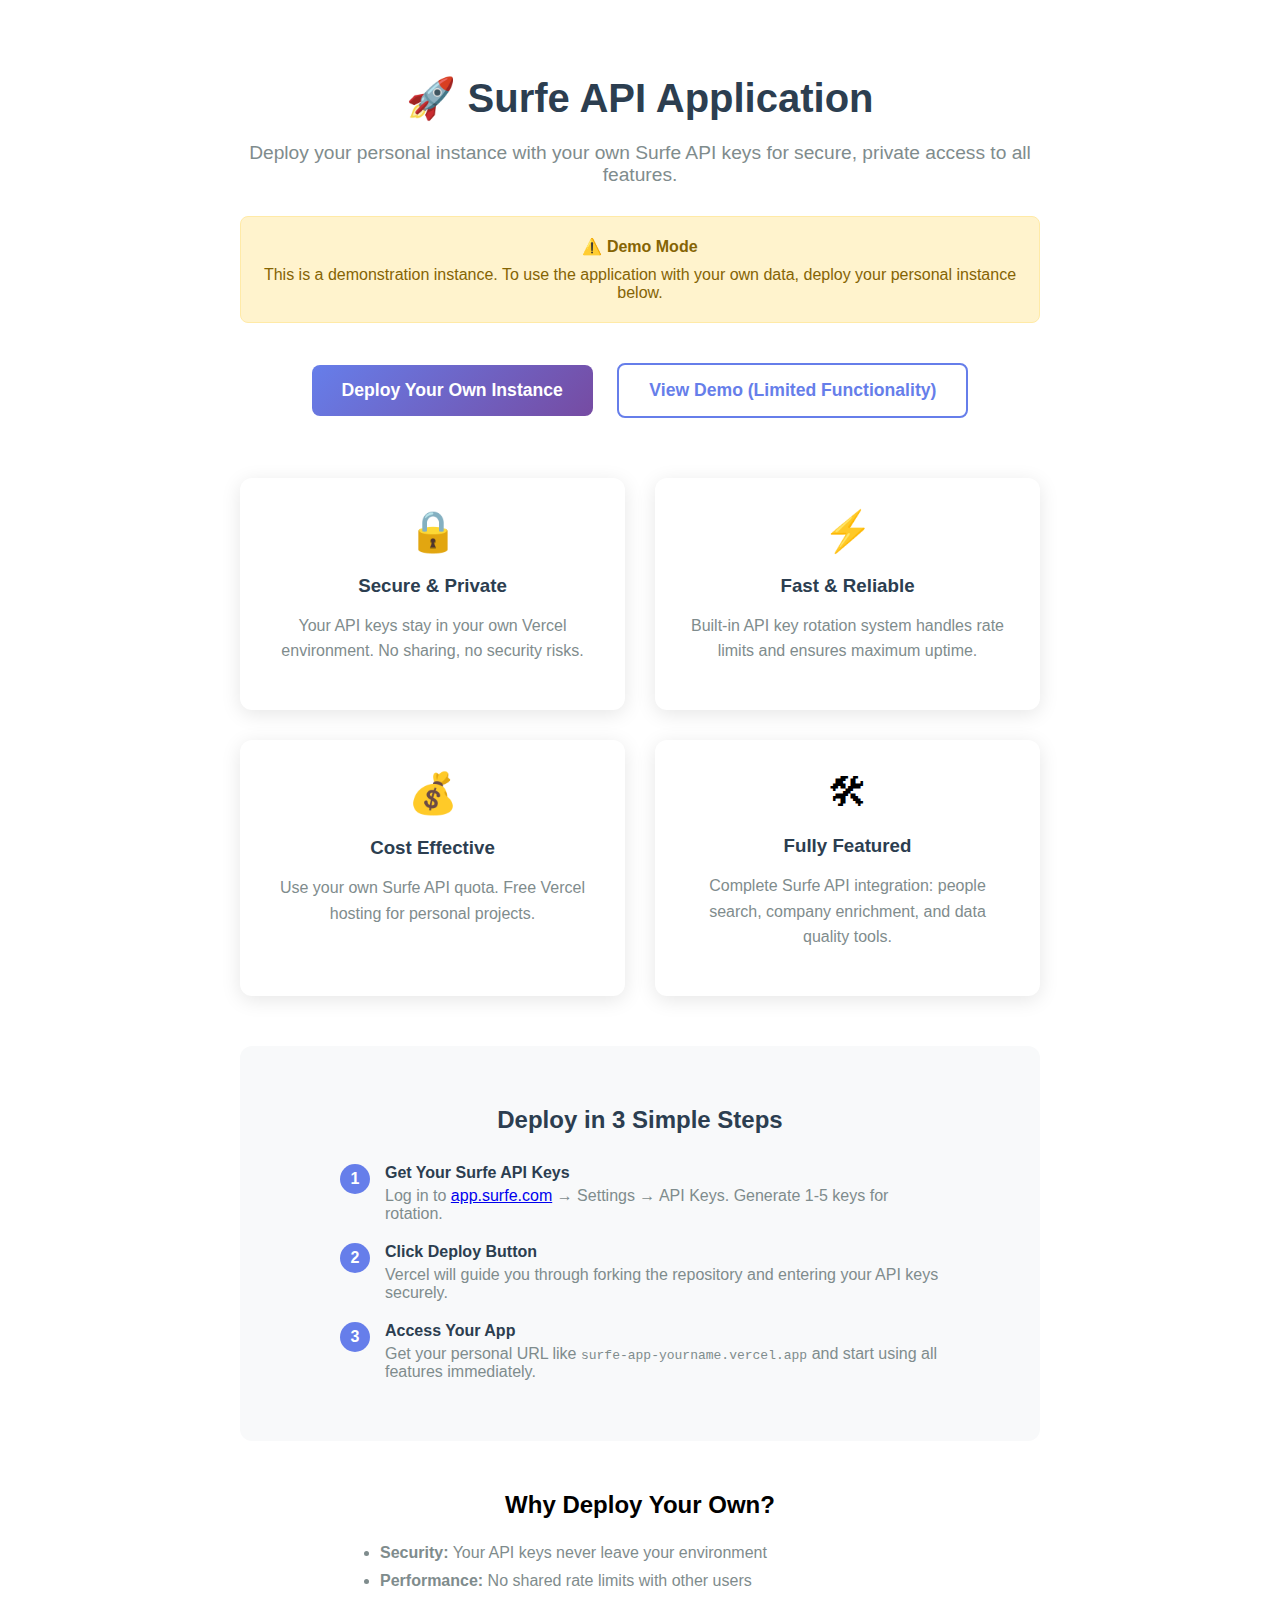
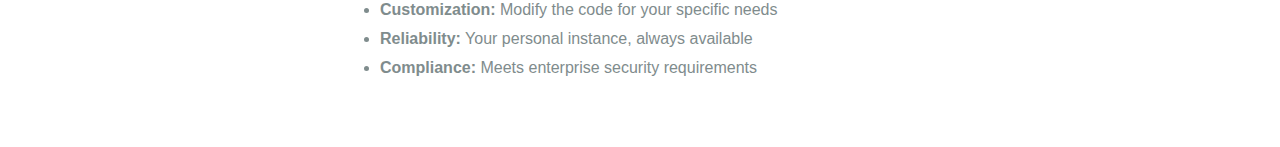
<file: templates/index.html>
<!DOCTYPE html>
<html lang="en">
<head>
    <meta charset="UTF-8">
    <meta name="viewport" content="width=device-width, initial-scale=1.0">
    <title>Surfe API App - Deploy Your Own</title>
    <link rel="stylesheet" href="/static/css/styles.css">
    <style>
        .landing-container {
            max-width: 800px;
            margin: 0 auto;
            padding: 40px 20px;
            text-align: center;
        }
        
        .hero-section {
            margin-bottom: 50px;
        }
        
        .hero-section h1 {
            font-size: 2.5em;
            color: #2c3e50;
            margin-bottom: 20px;
        }
        
        .hero-section p {
            font-size: 1.2em;
            color: #7f8c8d;
            margin-bottom: 30px;
        }
        
        .deploy-button {
            display: inline-block;
            padding: 15px 30px;
            background: linear-gradient(135deg, #667eea 0%, #764ba2 100%);
            color: white;
            text-decoration: none;
            border-radius: 8px;
            font-size: 1.1em;
            font-weight: 600;
            transition: transform 0.2s ease;
            margin: 10px;
        }
        
        .deploy-button:hover {
            transform: translateY(-2px);
            text-decoration: none;
            color: white;
        }
        
        .demo-button {
            display: inline-block;
            padding: 15px 30px;
            background: transparent;
            color: #667eea;
            text-decoration: none;
            border: 2px solid #667eea;
            border-radius: 8px;
            font-size: 1.1em;
            font-weight: 600;
            transition: all 0.2s ease;
            margin: 10px;
        }
        
        .demo-button:hover {
            background: #667eea;
            color: white;
            text-decoration: none;
        }
        
        .features-grid {
            display: grid;
            grid-template-columns: repeat(auto-fit, minmax(250px, 1fr));
            gap: 30px;
            margin: 50px 0;
        }
        
        .feature-card {
            background: white;
            padding: 30px;
            border-radius: 12px;
            box-shadow: 0 4px 20px rgba(0,0,0,0.1);
            transition: transform 0.2s ease;
        }
        
        .feature-card:hover {
            transform: translateY(-5px);
        }
        
        .feature-icon {
            font-size: 2.5em;
            margin-bottom: 20px;
        }
        
        .feature-card h3 {
            color: #2c3e50;
            margin-bottom: 15px;
        }
        
        .feature-card p {
            color: #7f8c8d;
            line-height: 1.6;
        }
        
        .steps-section {
            background: #f8f9fa;
            padding: 40px;
            border-radius: 12px;
            margin: 50px 0;
        }
        
        .steps-section h2 {
            color: #2c3e50;
            margin-bottom: 30px;
        }
        
        .steps-list {
            text-align: left;
            max-width: 600px;
            margin: 0 auto;
        }
        
        .step {
            display: flex;
            align-items: flex-start;
            margin-bottom: 20px;
        }
        
        .step-number {
            background: #667eea;
            color: white;
            width: 30px;
            height: 30px;
            border-radius: 50%;
            display: flex;
            align-items: center;
            justify-content: center;
            font-weight: bold;
            margin-right: 15px;
            flex-shrink: 0;
        }
        
        .step-content h4 {
            margin: 0 0 5px 0;
            color: #2c3e50;
        }
        
        .step-content p {
            margin: 0;
            color: #7f8c8d;
        }
        
        .warning-box {
            background: #fff3cd;
            border: 1px solid #ffeaa7;
            color: #856404;
            padding: 20px;
            border-radius: 8px;
            margin: 30px 0;
        }
        
        .warning-box strong {
            display: block;
            margin-bottom: 10px;
        }
    </style>
</head>
<body>
    <div class="landing-container">
        <div class="hero-section">
            <h1>🚀 Surfe API Application</h1>
            <p>Deploy your personal instance with your own Surfe API keys for secure, private access to all features.</p>
            
            <div class="warning-box">
                <strong>⚠️ Demo Mode</strong>
                This is a demonstration instance. To use the application with your own data, deploy your personal instance below.
            </div>
            
            <a href="https://vercel.com/new/clone?repository-url=https://github.com/YOUR_USERNAME/surfe-api-app&env=SURFE_API_KEY_1,SURFE_API_KEY_2,SURFE_API_KEY_3,SURFE_API_KEY_4,SURFE_API_KEY_5&envDescription=Your%20Surfe%20API%20keys%20for%20accessing%20the%20Surfe%20API&envLink=https://app.surfe.com/settings/api" 
               class="deploy-button" target="_blank">
                Deploy Your Own Instance
            </a>
            
            <a href="/dashboard" class="demo-button">
                View Demo (Limited Functionality)
            </a>
        </div>
        
        <div class="features-grid">
            <div class="feature-card">
                <div class="feature-icon">🔒</div>
                <h3>Secure & Private</h3>
                <p>Your API keys stay in your own Vercel environment. No sharing, no security risks.</p>
            </div>
            
            <div class="feature-card">
                <div class="feature-icon">⚡</div>
                <h3>Fast & Reliable</h3>
                <p>Built-in API key rotation system handles rate limits and ensures maximum uptime.</p>
            </div>
            
            <div class="feature-card">
                <div class="feature-icon">💰</div>
                <h3>Cost Effective</h3>
                <p>Use your own Surfe API quota. Free Vercel hosting for personal projects.</p>
            </div>
            
            <div class="feature-card">
                <div class="feature-icon">🛠</div>
                <h3>Fully Featured</h3>
                <p>Complete Surfe API integration: people search, company enrichment, and data quality tools.</p>
            </div>
        </div>
        
        <div class="steps-section">
            <h2>Deploy in 3 Simple Steps</h2>
            <div class="steps-list">
                <div class="step">
                    <div class="step-number">1</div>
                    <div class="step-content">
                        <h4>Get Your Surfe API Keys</h4>
                        <p>Log in to <a href="https://app.surfe.com" target="_blank">app.surfe.com</a> → Settings → API Keys. Generate 1-5 keys for rotation.</p>
                    </div>
                </div>
                
                <div class="step">
                    <div class="step-number">2</div>
                    <div class="step-content">
                        <h4>Click Deploy Button</h4>
                        <p>Vercel will guide you through forking the repository and entering your API keys securely.</p>
                    </div>
                </div>
                
                <div class="step">
                    <div class="step-number">3</div>
                    <div class="step-content">
                        <h4>Access Your App</h4>
                        <p>Get your personal URL like <code>surfe-app-yourname.vercel.app</code> and start using all features immediately.</p>
                    </div>
                </div>
            </div>
        </div>
        
        <div style="margin-top: 50px;">
            <h2>Why Deploy Your Own?</h2>
            <div style="text-align: left; max-width: 600px; margin: 0 auto;">
                <ul style="color: #7f8c8d; line-height: 1.8;">
                    <li><strong>Security:</strong> Your API keys never leave your environment</li>
                    <li><strong>Performance:</strong> No shared rate limits with other users</li>
                    <li><strong>Customization:</strong> Modify the code for your specific needs</li>
                    <li><strong>Reliability:</strong> Your personal instance, always available</li>
                    <li><strong>Compliance:</strong> Meets enterprise security requirements</li>
                </ul>
            </div>
        </div>
    </div>
</body>
</html>
</file>
<file: static/css/styles.css>
body {
    font-family: 'Inter', sans-serif;
    -webkit-font-smoothing: antialiased;
    -moz-osx-font-smoothing: grayscale;
}

/* Sidebar */
.nav-link {
    display: flex;
    align-items: center;
    gap: 0.75rem;
    padding: 0.65rem 1rem;
    margin: 0 0.5rem;
    color: #4b5563;
    /* gray-600 */
    border-radius: 0.5rem;
    /* rounded-lg */
    transition: all 0.2s ease-in-out;
    font-weight: 500;
}

.nav-link:hover {
    background-color: #f3f4f6;
    /* gray-100 */
    color: #111827;
    /* gray-900 */
}

.nav-link.active {
    background-color: #4f46e5;
    /* indigo-600 */
    color: #ffffff;
    font-weight: 600;
    box-shadow: 0 4px 6px -1px rgba(79, 70, 229, 0.2), 0 2px 4px -2px rgba(79, 70, 229, 0.2);
}

.nav-link.active svg {
    color: #ffffff;
}

.nav-link svg {
    color: #9ca3af;
    /* gray-400 */
    transition: color 0.2s ease-in-out;
}

.nav-link:hover svg {
    color: #111827;
    /* gray-900 */
}


.nav-section-title {
    padding: 1.5rem 1rem 0.5rem;
    font-size: 0.75rem;
    font-weight: 600;
    color: #9ca3af;
    /* gray-400 */
    text-transform: uppercase;
    letter-spacing: 0.05em;
}

/* Main Content & Cards */
.page-title {
    font-size: 2.25rem;
    font-weight: 800;
    color: #111827;
    /* gray-900 */
    margin-bottom: 0.25rem;
    letter-spacing: -0.025em;
}

.page-subtitle {
    font-size: 1.125rem;
    color: #6b7280;
    /* gray-500 */
    margin-bottom: 2rem;
}

.card {
    background-color: white;
    padding: 1.5rem;
    border-radius: 0.75rem;
    box-shadow: 0 1px 2px 0 rgba(0, 0, 0, 0.05);
    transition: transform 0.2s ease-in-out, box-shadow 0.2s ease-in-out;
    border: 1px solid #e5e7eb;
    /* gray-200 */
    height: 100%;
}

.card-link-wrapper:hover .card {
    transform: translateY(-4px);
    box-shadow: 0 10px 15px -3px rgba(0, 0, 0, 0.1), 0 4px 6px -4px rgba(0, 0, 0, 0.1);
}

.card-title {
    font-size: 1.125rem;
    font-weight: 600;
    color: #1f2937;
    /* gray-800 */
}

.card-body {
    margin-top: 0.5rem;
    color: #6b7280;
    /* gray-500 */
    font-size: 0.9rem;
    flex-grow: 1;
}

.card-footer {
    margin-top: 1.5rem;
    color: #4f46e5;
    /* indigo-600 */
    font-weight: 600;
    font-size: 0.9rem;
}

/* Forms */
.form-container {
    background-color: white;
    padding: 2rem;
    border-radius: 0.75rem;
    box-shadow: 0 1px 2px 0 rgba(0, 0, 0, 0.05);
    border: 1px solid #e5e7eb;
}

.form-label {
    display: block;
    margin-bottom: 0.5rem;
    font-weight: 500;
    color: #374151;
    /* gray-700 */
}

.form-input {
    width: 100%;
    padding: 0.75rem 1rem;
    border: 1px solid #d1d5db;
    /* gray-300 */
    border-radius: 0.5rem;
    transition: border-color 0.2s;
    background-color: #f9fafb;
    /* gray-50 */
}

.form-input:focus {
    outline: none;
    border-color: #4f46e5;
    /* indigo-600 */
    box-shadow: 0 0 0 3px rgba(79, 70, 229, 0.2);
    background-color: white;
}

.btn-primary {
    background-color: #4f46e5;
    /* indigo-600 */
    color: white;
    font-weight: 600;
    padding: 0.75rem 1.5rem;
    border-radius: 0.5rem;
    transition: background-color 0.2s;
}

.btn-primary:hover {
    background-color: #4338ca;
    /* indigo-700 */
}

/* Results */
.results-grid {
    display: grid;
    grid-template-columns: repeat(auto-fill, minmax(280px, 1fr));
    gap: 1.5rem;
}

.result-card {
    background-color: white;
    padding: 1.25rem;
    border-radius: 0.75rem;
    border: 1px solid #e5e7eb;
}

.loading-indicator,
.error-message {
    margin-top: 1.5rem;
    padding: 1rem 1.5rem;
    border-radius: 0.5rem;
    font-weight: 500;
}

.loading-indicator {
    background-color: #eef2ff;
    /* indigo-50 */
    border: 1px solid #c7d2fe;
    /* indigo-200 */
    color: #3730a3;
    /* indigo-800 */
}

.error-message {
    background-color: #fee2e2;
    /* red-50 */
    border: 1px solid #fecaca;
    /* red-200 */
    color: #991b1b;
    /* red-800 */
}

.filter-tag {
    display: inline-block;
    padding: 0.25rem 0.75rem;
    border-radius: 9999px;
    font-size: 0.8rem;
    font-weight: 500;
}

.industry-btn {
    @apply text-xs px-3 py-2 bg-blue-100 text-blue-800 rounded-md hover:bg-blue-200 transition-colors cursor-pointer border-0 text-left;
}

.industry-small-btn {
    @apply text-xs px-2 py-1 bg-gray-100 text-gray-700 rounded hover:bg-gray-200 transition-colors cursor-pointer border-0 text-left;
}

.country-tag {
    @apply text-xs px-2 py-1 bg-green-100 text-green-800 rounded-full hover:bg-green-200 transition-colors cursor-pointer border-0;
}

.filter-tag {
    @apply text-xs px-2 py-1 bg-purple-100 text-purple-800 rounded-full hover:bg-purple-200 transition-colors cursor-pointer border-0;
}
</file>
